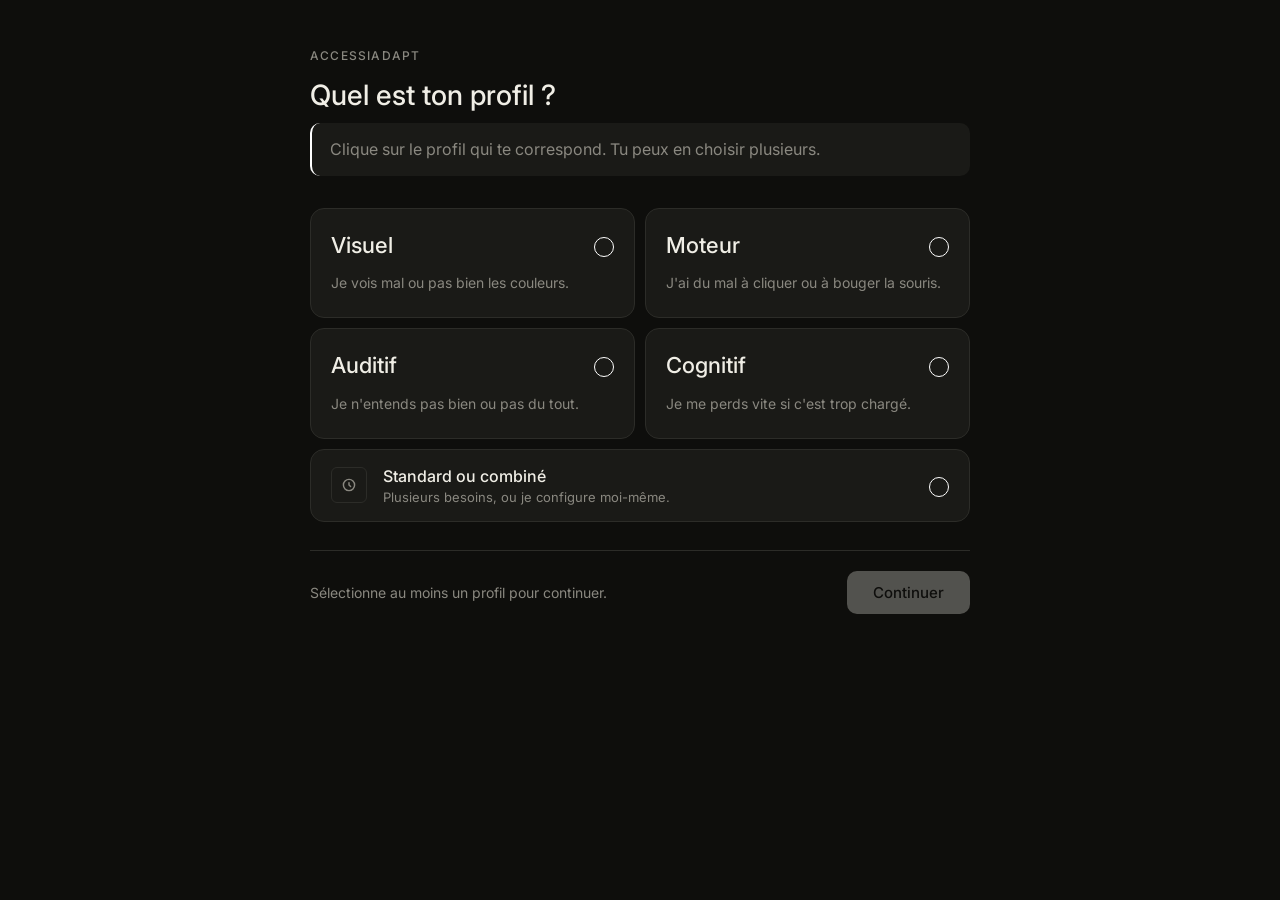
<file: maquettes/pages/index.html>
<!doctype html>
<html lang="fr">
  <head>
    <meta charset="UTF-8" />
    <meta name="viewport" content="width=device-width, initial-scale=1.0" />
    <link
      rel="icon"
      type="image/png"
      href="../../assets/logo/favicon.png"
      sizes="32x32"
    />
    <title>AccessiAdapt</title>
    <link rel="preconnect" href="https://fonts.googleapis.com" />
    <link
      href="https://fonts.googleapis.com/css2?family=Inter:wght@400;500&display=swap"
      rel="stylesheet"
    />
    <link rel="stylesheet" href="../styles/global.css" />
  </head>
  <body>
    <div class="container">
      <div id="screen-select" class="screen active">
        <div class="app-name">AccessiAdapt</div>
        <h1 class="page-title">Quel est ton profil&nbsp;?</h1>
        <p class="page-instr">
          Clique sur le profil qui te correspond. Tu peux en choisir plusieurs.
        </p>

        <div class="grid">
          <div
            class="card"
            id="card-v"
            role="checkbox"
            aria-checked="false"
            tabindex="0"
            onclick="toggleProfile('v')"
            onkeydown="
              if (event.key === 'Enter' || event.key === ' ')
                toggleProfile('v');
            "
          >
            <div class="card-top">
              <div class="card-name">Visuel</div>
              <div class="chk" aria-hidden="true">
                <svg viewBox="0 0 12 12">
                  <polyline points="1.5,6 5,9.5 10.5,2.5" />
                </svg>
              </div>
            </div>
            <p class="card-desc">Je vois mal ou pas bien les couleurs.</p>
          </div>

          <div
            class="card"
            id="card-m"
            role="checkbox"
            aria-checked="false"
            tabindex="0"
            onclick="toggleProfile('m')"
            onkeydown="
              if (event.key === 'Enter' || event.key === ' ')
                toggleProfile('m');
            "
          >
            <div class="card-top">
              <div class="card-name">Moteur</div>
              <div class="chk" aria-hidden="true">
                <svg viewBox="0 0 12 12">
                  <polyline points="1.5,6 5,9.5 10.5,2.5" />
                </svg>
              </div>
            </div>
            <p class="card-desc">
              J'ai du mal à cliquer ou à bouger la souris.
            </p>
          </div>

          <div
            class="card"
            id="card-a"
            role="checkbox"
            aria-checked="false"
            tabindex="0"
            onclick="toggleProfile('a')"
            onkeydown="
              if (event.key === 'Enter' || event.key === ' ')
                toggleProfile('a');
            "
          >
            <div class="card-top">
              <div class="card-name">Auditif</div>
              <div class="chk" aria-hidden="true">
                <svg viewBox="0 0 12 12">
                  <polyline points="1.5,6 5,9.5 10.5,2.5" />
                </svg>
              </div>
            </div>
            <p class="card-desc">Je n'entends pas bien ou pas du tout.</p>
          </div>

          <div
            class="card"
            id="card-c"
            role="checkbox"
            aria-checked="false"
            tabindex="0"
            onclick="toggleProfile('c')"
            onkeydown="
              if (event.key === 'Enter' || event.key === ' ')
                toggleProfile('c');
            "
          >
            <div class="card-top">
              <div class="card-name">Cognitif</div>
              <div class="chk" aria-hidden="true">
                <svg viewBox="0 0 12 12">
                  <polyline points="1.5,6 5,9.5 10.5,2.5" />
                </svg>
              </div>
            </div>
            <p class="card-desc">Je me perds vite si c'est trop chargé.</p>
          </div>
        </div>

        <div
          class="card-std"
          id="card-std"
          role="checkbox"
          aria-checked="false"
          tabindex="0"
          onclick="toggleStandard()"
          onkeydown="
            if (event.key === 'Enter' || event.key === ' ') toggleStandard();
          "
        >
          <div class="std-ico">
            <svg viewBox="0 0 20 20">
              <circle cx="10" cy="10" r="7" />
              <path d="M10 7v3l2 2" stroke-linecap="round" />
            </svg>
          </div>
          <div class="std-body">
            <div class="std-name">Standard ou combiné</div>
            <div class="std-sub">
              Plusieurs besoins, ou je configure moi-même.
            </div>
          </div>
          <div class="chk" aria-hidden="true">
            <svg viewBox="0 0 12 12">
              <polyline points="1.5,6 5,9.5 10.5,2.5" />
            </svg>
          </div>
        </div>

        <div class="footer">
          <p class="hint" id="hint">
            Sélectionne au moins un profil pour continuer.
          </p>
          <button
            class="btn btn-primary"
            id="btn-continue"
            disabled
            onclick="launchApp()"
          >
            Continuer
          </button>
        </div>
      </div>
    </div>
    <script src="../scripts/app.js"></script>
  </body>
</html>
</file>
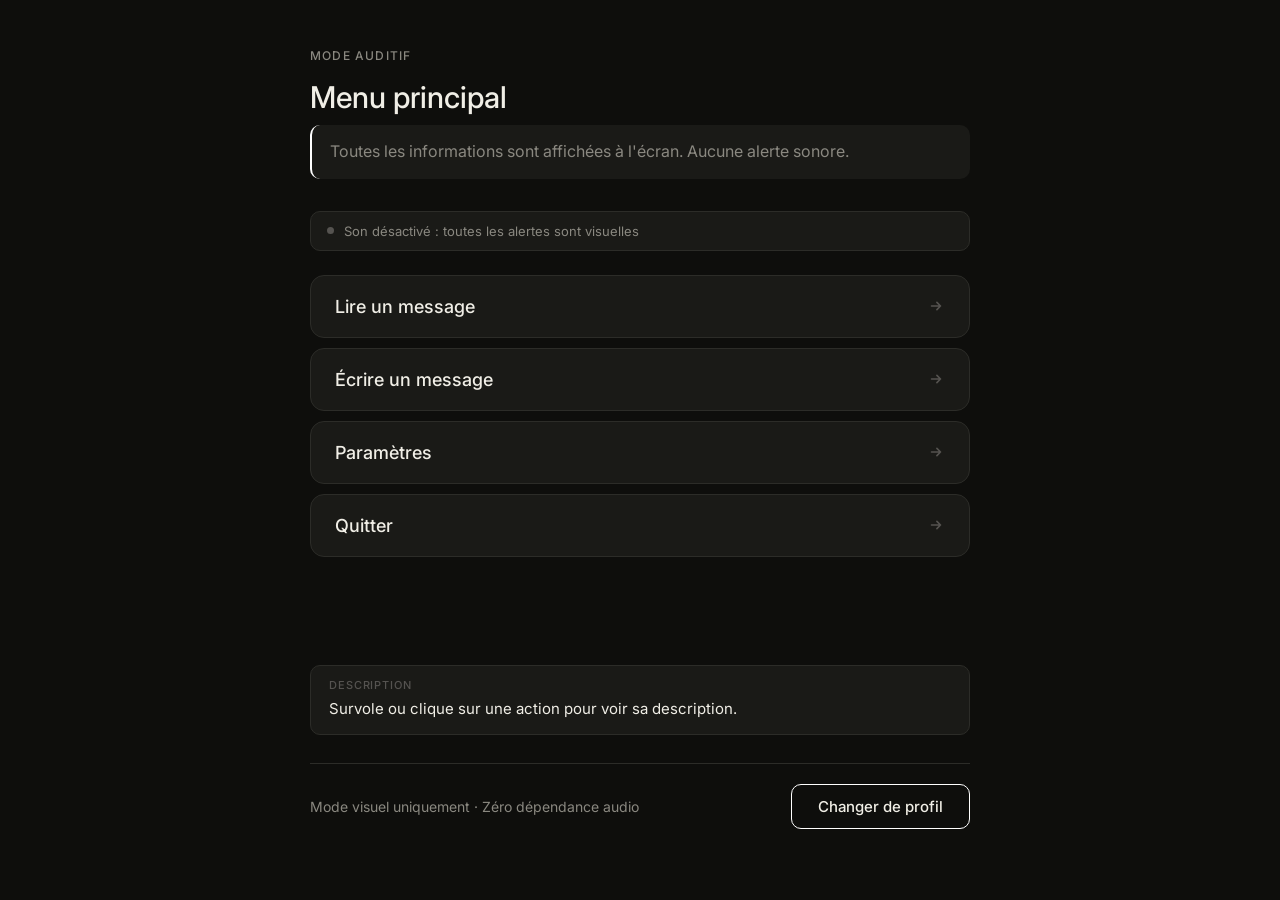
<file: maquettes/pages/mode_auditif.html>
<!doctype html>
<html lang="fr">
  <head>
    <meta charset="UTF-8" />
    <meta name="viewport" content="width=device-width, initial-scale=1.0" />
    <link
      rel="icon"
      type="image/png"
      href="../../assets/logo/favicon.png"
      sizes="32x32"
    />
    <title>Mode Auditif</title>
    <link rel="preconnect" href="https://fonts.googleapis.com" />
    <link
      href="https://fonts.googleapis.com/css2?family=Inter:wght@400;500&display=swap"
      rel="stylesheet"
    />
    <link rel="stylesheet" href="../styles/global.css" />
    <link rel="stylesheet" href="../styles/mode_auditif.css" />
  </head>
  <body>
    <div class="container">
      <div class="app-name">Mode Auditif</div>
      <h1 class="page-title">Menu principal</h1>
      <p class="page-instr">
        Toutes les informations sont affichées à l'écran. Aucune alerte sonore.
      </p>

      <!-- Statut audio désactivé (pour le moment) -->
      <div class="status-bar">
        <div class="status-dot off"></div>
        Son désactivé : toutes les alertes sont visuelles
      </div>
      <div class="action-list" id="action-list"></div>

      <div class="notif-zone">
        <div class="notif" id="notif">
          <div class="notif-icon">
            <svg viewBox="0 0 20 20">
              <polyline
                points="3,10 8,15 17,5"
                stroke-linecap="round"
                stroke-linejoin="round"
              />
            </svg>
          </div>
          <span id="notif-label"></span>
        </div>
      </div>

      <div class="subtitles-bar">
        <div class="subtitles-label">Description</div>
        <div class="subtitles-text" id="subtitles-text">
          Survole ou clique sur une action pour voir sa description.
        </div>
      </div>

      <div class="footer">
        <span class="hint">Mode visuel uniquement · Zéro dépendance audio</span>
        <a href="../pages/index.html">
          <button class="btn btn-secondary">Changer de profil</button>
        </a>
      </div>
    </div>
    <script src="../scripts/adapter.js"></script>
    <script src="../scripts/mode_auditif.js"></script>
  </body>
</html>
</file>
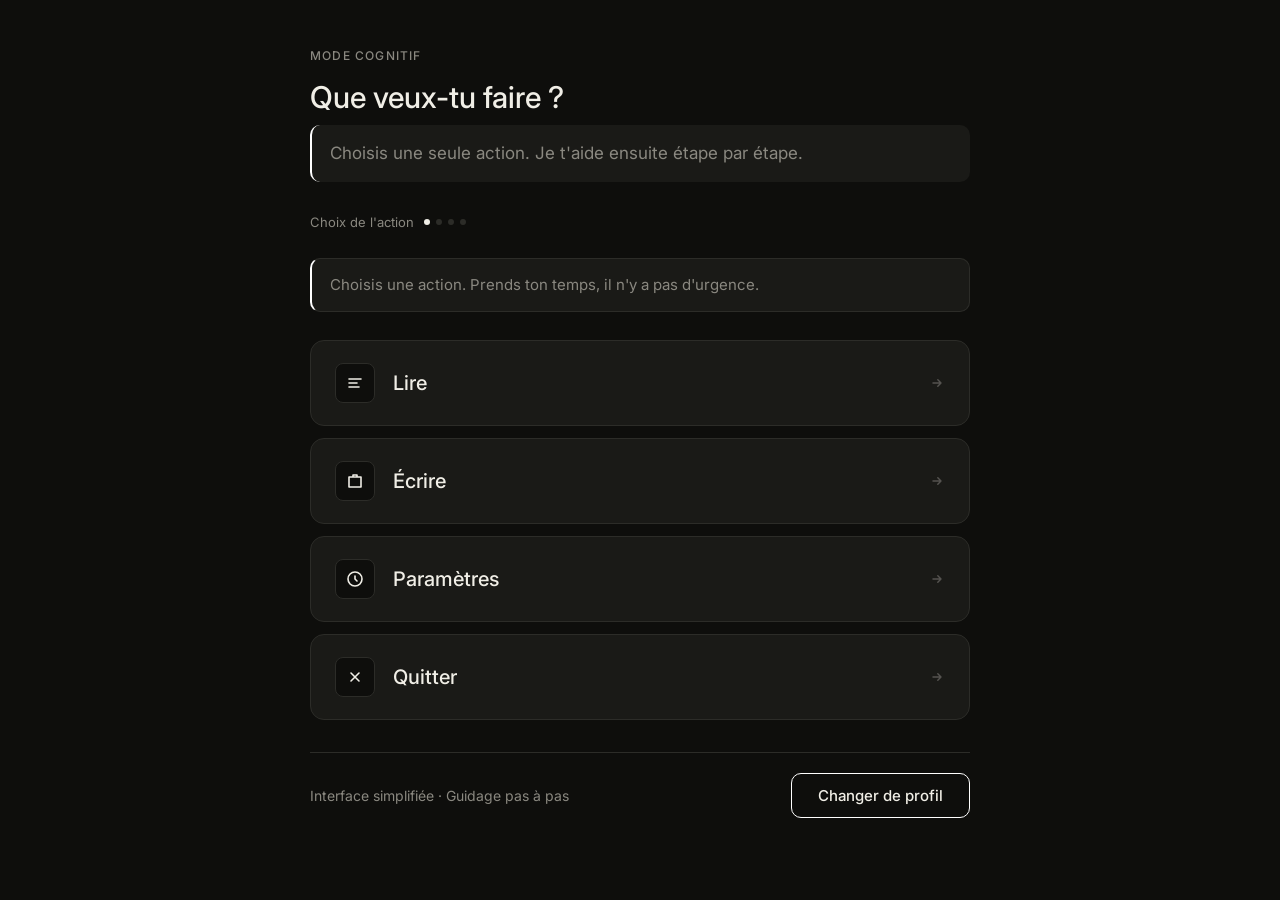
<file: maquettes/pages/mode_cognitif.html>
<!doctype html>
<html lang="fr">
  <head>
    <meta charset="UTF-8" />
    <meta name="viewport" content="width=device-width, initial-scale=1.0" />
    <link
      rel="icon"
      type="image/png"
      href="../../assets/logo/favicon.png"
      sizes="32x32"
    />
    <title>Mode Cognitif</title>
    <link rel="preconnect" href="https://fonts.googleapis.com" />
    <link
      href="https://fonts.googleapis.com/css2?family=Inter:wght@400;500&display=swap"
      rel="stylesheet"
    />
    <link rel="stylesheet" href="../styles/global.css" />
    <link rel="stylesheet" href="../styles/mode_cognitif.css" />
  </head>
  <body>
    <div class="container">
      <div class="app-name">Mode Cognitif</div>
      <h1 class="page-title">Que veux-tu faire&nbsp;?</h1>
      <p class="page-instr">
        Choisis une seule action. Je t'aide ensuite étape par étape.
      </p>

      <div class="step-bar">
        <span class="step-label" id="step-label">Choix de l'action</span>
        <div class="step-dots" id="step-dots"></div>
      </div>

      <div class="guide-box" id="guide-text"></div>

      <div class="action-list" id="action-list"></div>

      <div class="feedback" id="feedback"></div>

      <div class="footer">
        <span class="hint">Interface simplifiée · Guidage pas à pas</span>
        <a href="../pages/index.html">
          <button class="btn btn-secondary">Changer de profil</button>
        </a>
      </div>
    </div>
    <script src="../scripts/adapter.js"></script>
    <script src="../scripts/mode_cognitif.js"></script>
  </body>
</html>
</file>
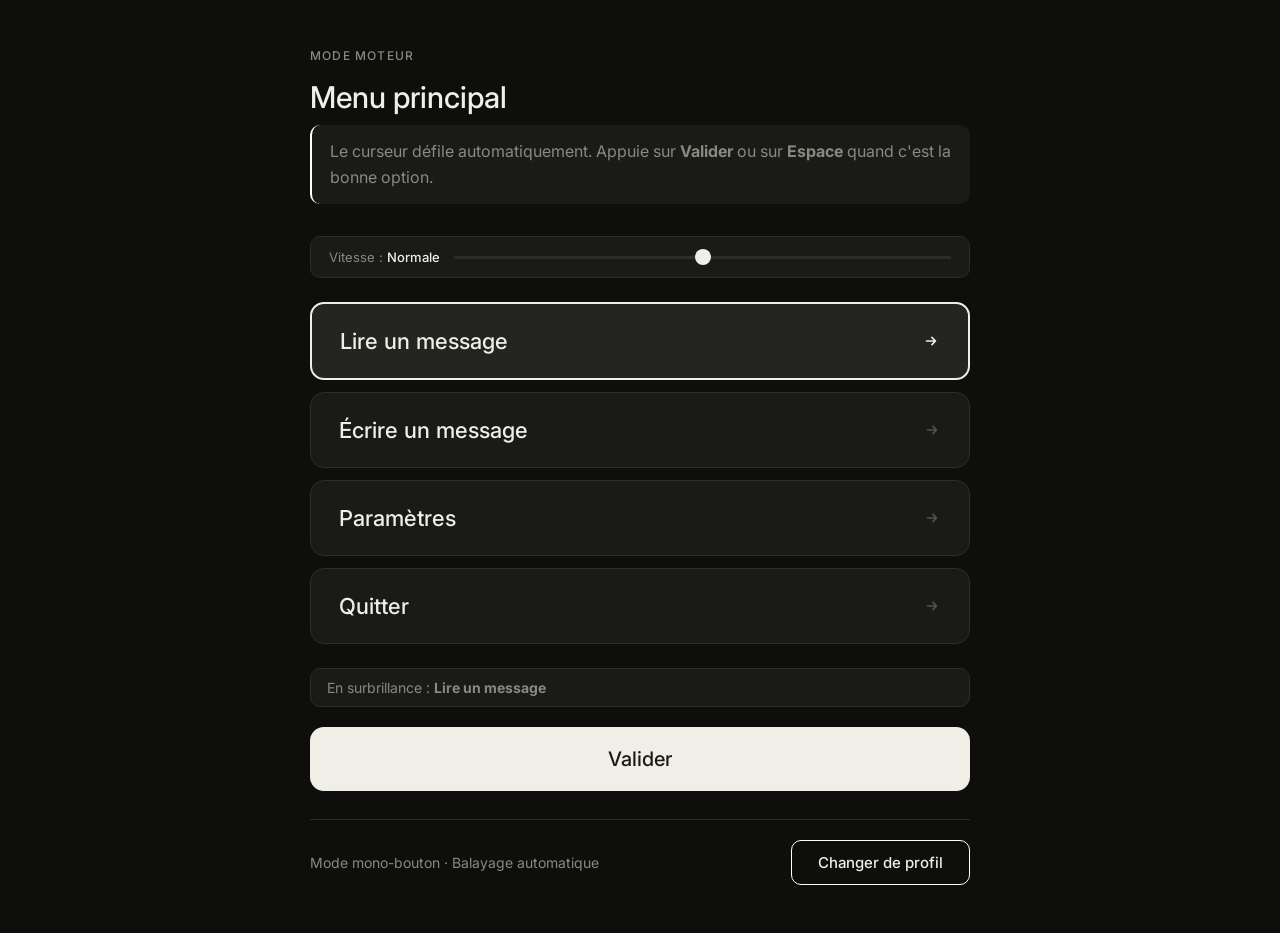
<file: maquettes/pages/mode_moteur.html>
<!doctype html>
<html lang="fr">
  <head>
    <meta charset="UTF-8" />
    <meta name="viewport" content="width=device-width, initial-scale=1.0" />
    <link
      rel="icon"
      type="image/png"
      href="../../assets/logo/favicon.png"
      sizes="32x32"
    />
    <title>Mode Moteur</title>
    <link rel="preconnect" href="https://fonts.googleapis.com" />
    <link
      href="https://fonts.googleapis.com/css2?family=Inter:wght@400;500&display=swap"
      rel="stylesheet"
    />
    <link rel="stylesheet" href="../styles/global.css" />
    <link rel="stylesheet" href="../styles/mode_moteur.css" />
  </head>
  <body>
    <div class="container">
      <div class="app-name">Mode Moteur</div>
      <h1 class="page-title">Menu principal</h1>
      <p class="page-instr">
        Le curseur défile automatiquement. Appuie sur
        <strong>Valider</strong> ou sur <strong>Espace</strong> quand c'est la
        bonne option.
      </p>

      <div class="speed-bar">
        <span class="speed-label"
          >Vitesse : <b id="speed-label">Normale</b></span
        >
        <input
          class="speed-input"
          id="speed-input"
          type="range"
          min="1"
          max="5"
          value="3"
        />
      </div>

      <div class="action-list" id="action-list"></div>

      <div
        class="focus-bar"
        style="
          margin-bottom: 20px;
          padding: 10px 16px;
          background: var(--surface);
          border: 0.5px solid var(--border);
          border-radius: var(--radius);
          font-size: 14px;
          color: var(--sub);
        "
      >
        En surbrillance : <b id="scan-label">—</b>
      </div>

      <div class="feedback" id="feedback"></div>

      <!-- Bouton de validation (seul bouton nécessaire) -->
      <div class="validate-wrap">
        <button class="btn-validate" onclick="validate()">Valider</button>
      </div>

      <div class="footer">
        <span class="hint">Mode mono-bouton · Balayage automatique</span>
        <a href="../pages/index.html">
          <button class="btn btn-secondary">Changer de profil</button>
        </a>
      </div>
    </div>
    <script src="../scripts/adapter.js"></script>
    <script src="../scripts/mode_moteur.js"></script>
  </body>
</html>
</file>
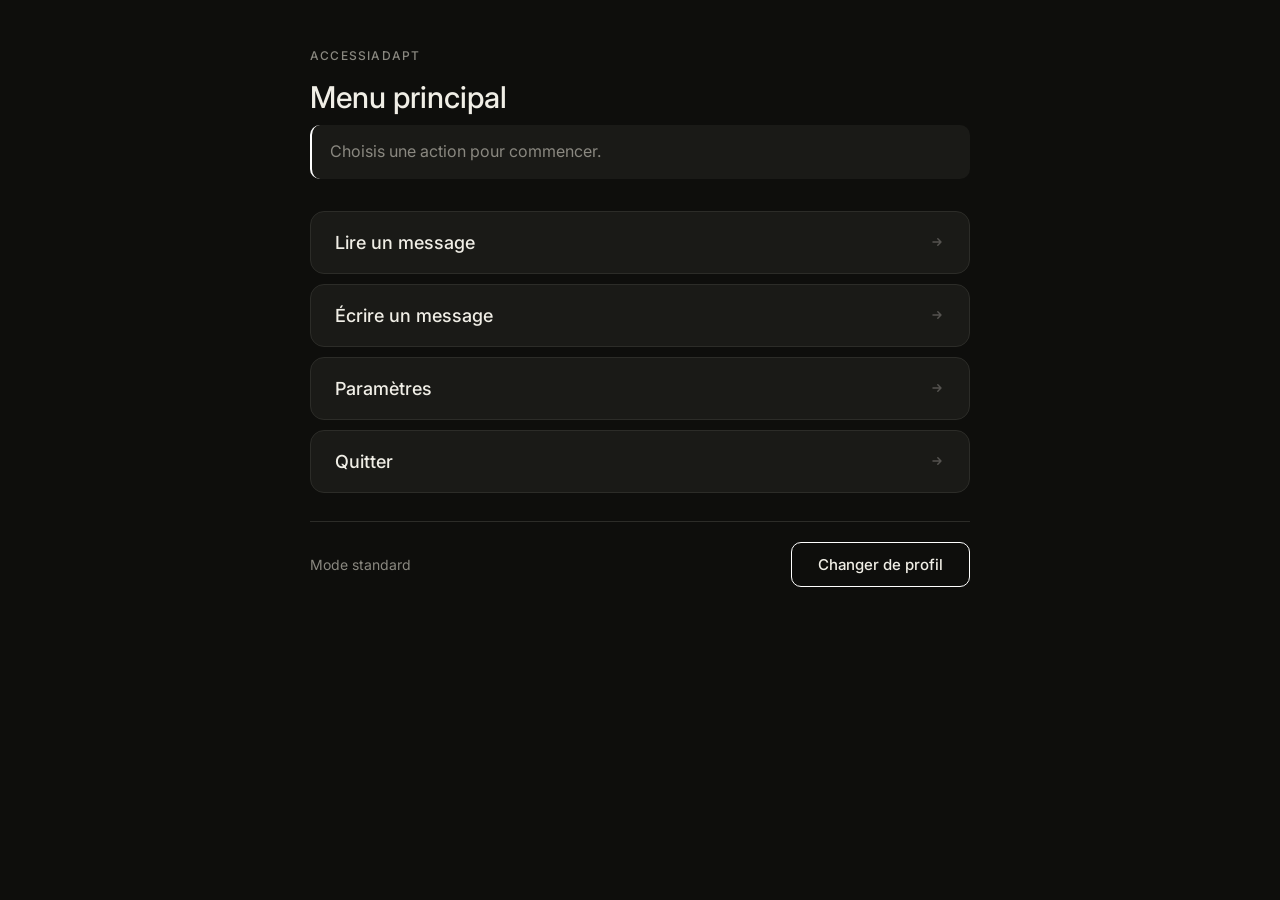
<file: maquettes/pages/mode_standard.html>
<!doctype html>
<html lang="fr">
  <head>
    <meta charset="UTF-8" />
    <meta name="viewport" content="width=device-width, initial-scale=1.0" />
    <title>Mode Standard</title>
    <link
      rel="icon"
      type="image/png"
      href="../../assets/logo/favicon.png"
      sizes="32x32"
    />
    <link rel="preconnect" href="https://fonts.googleapis.com" />
    <link
      href="https://fonts.googleapis.com/css2?family=Inter:wght@400;500&display=swap"
      rel="stylesheet"
    />
    <link rel="stylesheet" href="../styles/global.css" />
    <link rel="stylesheet" href="../styles/mode_standard.css" />
  </head>
  <body>
    <div class="container">
      <div class="app-name">AccessiAdapt</div>
      <h1 class="page-title">Menu principal</h1>
      <p class="page-instr">Choisis une action pour commencer.</p>

      <div class="action-list" id="action-list"></div>

      <div class="feedback" id="feedback"></div>

      <div class="footer">
        <span class="hint">Mode standard</span>
        <a href="../pages/index.html">
          <button class="btn btn-secondary">Changer de profil</button>
        </a>
      </div>
    </div>
    <script src="../scripts/adapter.js"></script>
    <script src="../scripts/mode_standard.js"></script>
  </body>
</html>
</file>
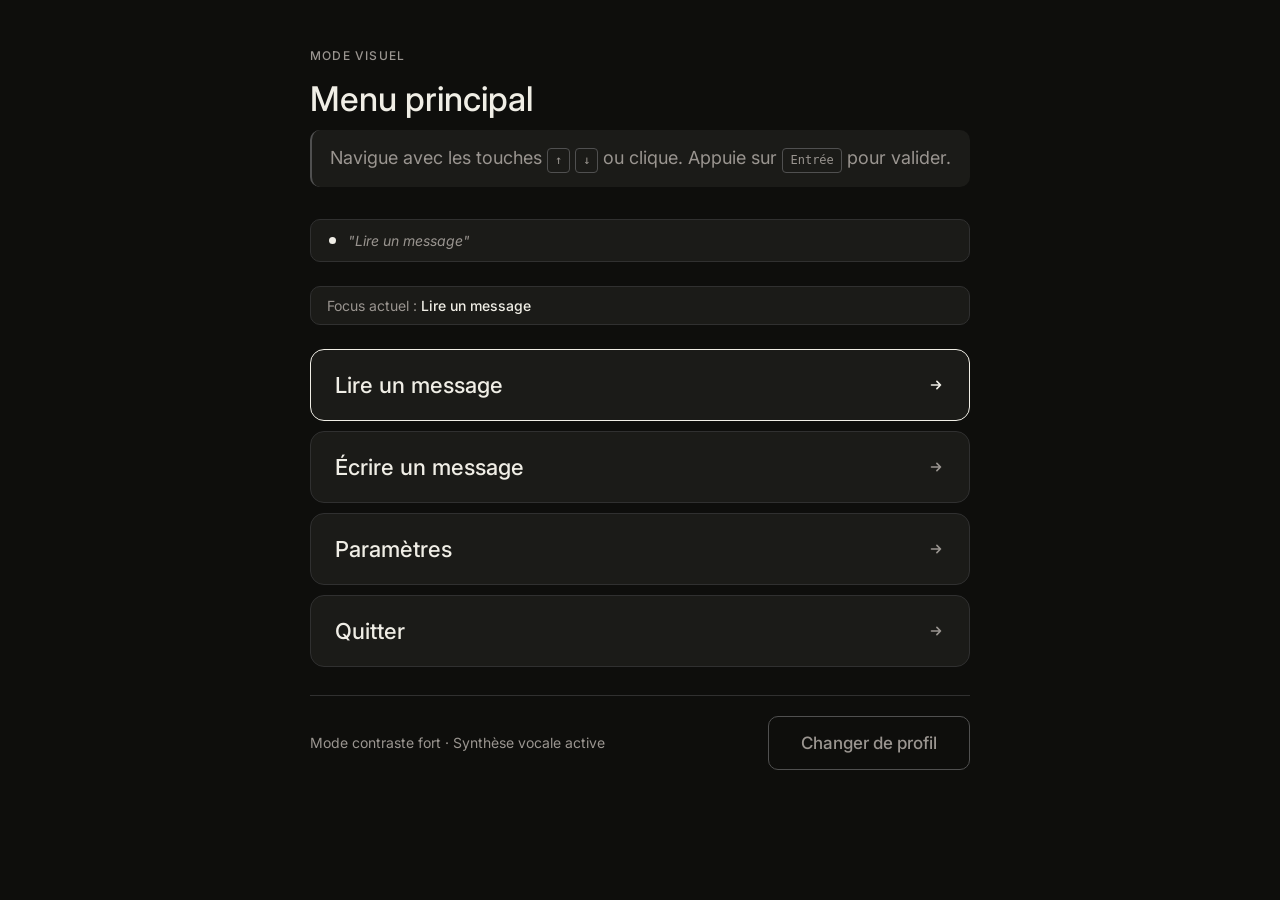
<file: maquettes/pages/mode_visuel.html>
<!doctype html>
<html lang="fr">
  <head>
    <meta charset="UTF-8" />
    <meta name="viewport" content="width=device-width, initial-scale=1.0" />
    <link
      rel="icon"
      type="image/png"
      href="../../assets/logo/favicon.png"
      sizes="32x32"
    />
    <title>Mode Visuel</title>
    <link rel="preconnect" href="https://fonts.googleapis.com" />
    <link
      href="https://fonts.googleapis.com/css2?family=Inter:wght@400;500&display=swap"
      rel="stylesheet"
    />
    <link rel="stylesheet" href="../styles/global.css" />
    <link rel="stylesheet" href="../styles/mode_visuel.css" />
  </head>
  <body>
    <div class="container">
      <div class="app-name">Mode Visuel</div>
      <h1 class="page-title">Menu principal</h1>
      <p class="page-instr">
        Navigue avec les touches <span class="kbd">↑</span>
        <span class="kbd">↓</span> ou clique. Appuie sur
        <span class="kbd">Entrée</span> pour valider.
      </p>

      <div class="tts-bar">
        <div class="tts-dot"></div>
        <div class="tts-text" id="tts-text">"Chargement..."</div>
      </div>

      <div class="focus-bar">Focus actuel : <b id="focus-label">—</b></div>

      <div class="action-list" id="action-list"></div>

      <div
        id="feedback"
        style="
          display: none;
          padding: 14px 18px;
          background: var(--surface);
          border: 0.5px solid var(--border);
          border-radius: var(--radius);
          font-size: 16px;
          color: var(--text);
          margin-bottom: 24px;
        "
      ></div>

      <div class="footer">
        <span class="hint">Mode contraste fort · Synthèse vocale active</span>
        <a href="../pages/index.html">
          <button class="btn btn-secondary">Changer de profil</button>
        </a>
      </div>
    </div>
    <script src="../scripts/adapter.js"></script>
    <script src="../scripts/mode_visuel.js"></script>
  </body>
</html>
</file>
<file: maquettes/styles/global.css>
*,
*::before,
*::after {
  box-sizing: border-box;
  margin: 0;
  padding: 0;
}

/*mode sombre par défaut*/
:root {
  --bg: #0e0e0c;
  --surface: #1a1a17;
  --border: #2c2c28;
  --border-h: #fff;
  --text: #f0eee6;
  --sub: #8a8880;
  --muted: #555350;
  --on-bg: #242420;
  --radius: 10px;
  --radius-lg: 14px;
  --font: "Inter", system-ui, sans-serif;
}

body {
  font-family: var(--font);
  background: var(--bg);
  color: var(--text);
  min-height: 100vh;
  display: flex;
  align-items: flex-start;
  justify-content: center;
  padding: 48px 20px;
}

.container {
  width: 100%;
  max-width: 660px;
}

.app-name {
  font-size: 12px;
  font-weight: 500;
  letter-spacing: 0.1em;
  text-transform: uppercase;
  color: var(--sub);
  margin-bottom: 16px;
}

.page-title {
  font-size: 28px;
  font-weight: 500;
  color: var(--text);
  line-height: 1.2;
  margin-bottom: 10px;
}

.page-instr {
  font-size: 16px;
  color: var(--sub);
  line-height: 1.6;
  margin-bottom: 32px;
  padding: 14px 18px;
  background: var(--surface);
  border-radius: var(--radius);
  border-left: 2px solid var(--border-h);
}

.grid {
  display: grid;
  grid-template-columns: 1fr 1fr;
  gap: 10px;
  margin-bottom: 10px;
}


.card {
  background: var(--surface);
  border: 0.5px solid var(--border);
  border-radius: var(--radius-lg);
  padding: 24px 20px;
  cursor: pointer;
  display: flex;
  flex-direction: column;
  gap: 14px;
  transition: border-color 0.15s;
  outline: none;
  user-select: none;
}

.card:hover {
  border-color: var(--border-h);
}
.card:focus-visible {
  box-shadow: 0 0 0 2px var(--text);
}

.card.on {
  border: 1.5px solid var(--text);
  background: var(--on-bg);
}

.card-top {
  display: flex;
  align-items: flex-start;
  justify-content: space-between;
  gap: 10px;
}

.card-name {
  font-size: 22px;
  font-weight: 500;
  color: var(--text);
  line-height: 1.15;
}

.card-desc {
  font-size: 14px;
  color: var(--sub);
  line-height: 1.5;
}


.chk {
  width: 20px;
  height: 20px;
  border-radius: 50%;
  border: 1px solid var(--border-h);
  flex-shrink: 0;
  margin-top: 4px;
  display: flex;
  align-items: center;
  justify-content: center;
  transition:
    background 0.15s,
    border-color 0.15s;
}

.chk svg {
  width: 9px;
  height: 9px;
  stroke: transparent;
  stroke-width: 2.5;
  fill: none;
}

.on .chk {
  background: var(--text);
  border-color: var(--text);
}
.on .chk svg {
  stroke: var(--bg);
}


.card-std {
  background: var(--surface);
  border: 0.5px solid var(--border);
  border-radius: var(--radius-lg);
  padding: 16px 20px;
  cursor: pointer;
  display: flex;
  align-items: center;
  gap: 16px;
  transition: border-color 0.15s;
  margin-bottom: 28px;
  outline: none;
  user-select: none;
}

.card-std:hover {
  border-color: var(--border-h);
}
.card-std.on {
  border: 1.5px solid var(--text);
  background: var(--on-bg);
}
.card-std:focus-visible {
  box-shadow: 0 0 0 2px var(--text);
}

.std-ico {
  width: 36px;
  height: 36px;
  border-radius: 6px;
  border: 0.5px solid var(--border);
  display: flex;
  align-items: center;
  justify-content: center;
  flex-shrink: 0;
  transition:
    background 0.15s,
    border-color 0.15s;
}

.std-ico svg {
  width: 16px;
  height: 16px;
  stroke: var(--sub);
  stroke-width: 1.8;
  fill: none;
}

.card-std.on .std-ico {
  background: var(--text);
  border-color: var(--text);
}
.card-std.on .std-ico svg {
  stroke: var(--bg);
}

.std-body {
  flex: 1;
}
.std-name {
  font-size: 16px;
  font-weight: 500;
  color: var(--text);
}
.std-sub {
  font-size: 13px;
  color: var(--sub);
  margin-top: 3px;
}


.footer {
  display: flex;
  align-items: center;
  justify-content: space-between;
  gap: 16px;
  padding-top: 20px;
  border-top: 1px solid var(--border);
}

.hint {
  font-size: 14px;
  color: var(--sub);
  flex: 1;
  line-height: 1.5;
}
.hint b {
  font-weight: 500;
  color: var(--text);
}


.btn {
  padding: 12px 26px;
  border-radius: var(--radius);
  font-family: var(--font);
  font-size: 15px;
  font-weight: 500;
  cursor: pointer;
  white-space: nowrap;
  transition:
    opacity 0.15s,
    background 0.15s;
  border: none;
}

.btn-primary {
  background: var(--text);
  color: var(--bg);
}
.btn-primary:not(:disabled):hover {
  opacity: 0.85;
}
.btn-primary:disabled {
  opacity: 0.3;
  cursor: not-allowed;
}

.btn-secondary {
  background: transparent;
  border: 0.5px solid var(--border-h);
  color: var(--text);
}
.btn-secondary:hover {
  background: var(--surface);
}


.sep {
  height: 1px;
  background: var(--border);
  margin: 28px 0;
}


.screen {
  display: none;
}
.screen.active {
  display: block;
}


.cf-top {
  display: flex;
  align-items: center;
  gap: 16px;
  margin-bottom: 20px;
}

.cf-circle {
  width: 44px;
  height: 44px;
  border-radius: 50%;
  background: var(--text);
  display: flex;
  align-items: center;
  justify-content: center;
  flex-shrink: 0;
}

.cf-circle svg {
  width: 18px;
  height: 18px;
  stroke: var(--bg);
  stroke-width: 2.5;
  fill: none;
}

.cf-title {
  font-size: 22px;
  font-weight: 500;
  color: var(--text);
}
.cf-sub {
  font-size: 14px;
  color: var(--sub);
  margin-top: 5px;
  line-height: 1.5;
}

.recap-label {
  font-size: 11px;
  font-weight: 500;
  letter-spacing: 0.08em;
  text-transform: uppercase;
  color: var(--muted);
  margin-bottom: 12px;
}

.recap-list {
  display: flex;
  flex-direction: column;
  gap: 8px;
  margin-bottom: 28px;
}

.recap-row {
  display: flex;
  align-items: center;
  gap: 14px;
  padding: 14px 18px;
  background: var(--surface);
  border: 0.5px solid var(--border);
  border-radius: var(--radius);
}

.recap-bar {
  width: 3px;
  height: 30px;
  border-radius: 2px;
  background: var(--text);
  flex-shrink: 0;
}
.recap-name {
  font-size: 15px;
  font-weight: 500;
  color: var(--text);
}
.recap-adapt {
  font-size: 13px;
  color: var(--sub);
  margin-top: 3px;
}

.actions {
  display: flex;
  flex-direction: column;
  gap: 8px;
  max-width: 400px;
}


@media (max-width: 520px) {
  .grid {
    grid-template-columns: 1fr;
  }
  .footer {
    flex-direction: column;
    align-items: stretch;
  }
  .btn {
    text-align: center;
  }
}
</file>
<file: maquettes/styles/mode_auditif.css>
.page-title {
  font-size: 30px;
}
.page-instr {
  font-size: 16px;
}

.status-bar {
  display: flex;
  align-items: center;
  gap: 10px;
  padding: 11px 16px;
  background: var(--surface);
  border: 0.5px solid var(--border);
  border-radius: var(--radius);
  margin-bottom: 24px;
  font-size: 13px;
  color: var(--sub);
}

.status-dot {
  width: 7px;
  height: 7px;
  border-radius: 50%;
  background: var(--text);
  flex-shrink: 0;
}

.status-dot.off {
  background: var(--muted);
}

.action-list {
  display: flex;
  flex-direction: column;
  gap: 10px;
  margin-bottom: 28px;
}

.action-item {
  display: flex;
  align-items: center;
  justify-content: space-between;
  padding: 20px 24px;
  background: var(--surface);
  border: 0.5px solid var(--border);
  border-radius: var(--radius-lg);
  cursor: pointer;
  transition:
    border-color 0.15s,
    background 0.15s;
  outline: none;
}

.action-item:hover {
  border-color: var(--border-h);
}
.action-item:focus-visible {
  box-shadow: 0 0 0 2px var(--text);
}
.action-item:active {
  background: #f0eee9;
}

.action-label {
  font-size: 18px;
  font-weight: 500;
  color: var(--text);
}

.action-arrow {
  width: 18px;
  height: 18px;
  stroke: var(--muted);
  stroke-width: 1.8;
  fill: none;
  flex-shrink: 0;
}

.notif-zone {
  min-height: 56px;
  margin-bottom: 24px;
}

.notif {
  display: none;
  align-items: center;
  gap: 12px;
  padding: 14px 18px;
  border-radius: var(--radius);
  border: 0.5px solid var(--border);
  background: var(--surface);
  font-size: 15px;
  color: var(--text);
  font-weight: 500;
}

.notif.visible {
  display: flex;
}

.notif-icon {
  width: 32px;
  height: 32px;
  border-radius: 6px;
  background: var(--text);
  display: flex;
  align-items: center;
  justify-content: center;
  flex-shrink: 0;
}

.notif-icon svg {
  width: 16px;
  height: 16px;
  stroke: var(--surface);
  stroke-width: 2;
  fill: none;
}

.subtitles-bar {
  padding: 12px 18px;
  background: var(--surface);
  border: 0.5px solid var(--border);
  border-radius: var(--radius);
  margin-bottom: 28px;
}

.subtitles-label {
  font-size: 11px;
  font-weight: 500;
  letter-spacing: 0.08em;
  text-transform: uppercase;
  color: var(--muted);
  margin-bottom: 6px;
}

.subtitles-text {
  font-size: 15px;
  color: var(--text);
  line-height: 1.5;
  min-height: 24px;
}

.footer {
  border-top-color: var(--border);
}
</file>
<file: maquettes/styles/mode_cognitif.css>
.page-title {
  font-size: 30px;
}

.page-instr {
  font-size: 17px;
  line-height: 1.7;
}

.action-list {
  display: flex;
  flex-direction: column;
  gap: 12px;
  margin-bottom: 32px;
}

.action-item {
  display: flex;
  align-items: center;
  gap: 18px;
  padding: 22px 24px;
  background: var(--surface);
  border: 0.5px solid var(--border);
  border-radius: var(--radius-lg);
  cursor: pointer;
  transition:
    border-color 0.15s,
    background 0.15s;
  outline: none;
  text-decoration: none;
}

.action-item:hover {
  border-color: var(--border-h);
  background: var(--on-bg);
}
.action-item:focus-visible {
  box-shadow: 0 0 0 2px var(--text);
}
.action-item:active {
  background: var(--on-bg);
  border: 0.5px solid var(--text);
}

.action-pic {
  width: 40px;
  height: 40px;
  border-radius: 8px;
  background: var(--bg);
  border: 0.5px solid var(--border);
  display: flex;
  align-items: center;
  justify-content: center;
  flex-shrink: 0;
}

.action-pic svg {
  width: 20px;
  height: 20px;
  stroke: var(--text);
  stroke-width: 1.6;
  fill: none;
}

.action-label {
  font-size: 20px;
  font-weight: 500;
  color: var(--text);
  flex: 1;
}

.action-arrow {
  width: 16px;
  height: 16px;
  stroke: var(--muted);
  stroke-width: 1.8;
  fill: none;
  flex-shrink: 0;
}

.step-bar {
  display: flex;
  align-items: center;
  gap: 10px;
  margin-bottom: 28px;
}

.step-label {
  font-size: 13px;
  color: var(--sub);
  white-space: nowrap;
}

.step-dots {
  display: flex;
  gap: 6px;
}

.step-dot {
  width: 6px;
  height: 6px;
  border-radius: 50%;
  background: var(--border);
}

.step-dot.active {
  background: var(--text);
}

.guide-box {
  padding: 14px 18px;
  background: var(--surface);
  border: 0.5px solid var(--border);
  border-left: 2px solid var(--border-h);
  border-radius: var(--radius);
  margin-bottom: 28px;
  font-size: 15px;
  color: var(--sub);
  line-height: 1.6;
}

.feedback {
  display: none;
  padding: 16px 20px;
  background: var(--surface);
  border: 0.5px solid var(--border);
  border-radius: var(--radius);
  font-size: 17px;
  font-weight: 500;
  color: var(--text);
  margin-bottom: 24px;
  text-align: center;
}

.footer {
  border-top-color: var(--border);
}
</file>
<file: maquettes/styles/mode_moteur.css>
.page-title {
  font-size: 30px;
}
.page-instr {
  font-size: 16px;
}

.large-text .page-title {
  font-size: 38px;
}
.large-text .action-label {
  font-size: 28px;
}
.large-text .page-instr {
  font-size: 20px;
}

body.high-contrast {
  --bg: #000000;
  --text: #ffffff;
  --surface: #111111;
  --border: #444444;
}

.speed-bar {
  display: flex;
  align-items: center;
  gap: 14px;
  padding: 12px 18px;
  background: var(--surface);
  border: 0.5px solid var(--border);
  border-radius: var(--radius);
  margin-bottom: 24px;
}

.speed-label {
  font-size: 13px;
  color: var(--sub);
  white-space: nowrap;
}

.speed-label b {
  color: var(--text);
  font-weight: 500;
}

.speed-input {
  flex: 1;
  appearance: none;
  height: 3px;
  background: var(--border);
  border-radius: 2px;
  outline: none;
  cursor: pointer;
}

.speed-input::-webkit-slider-thumb {
  appearance: none;
  width: 16px;
  height: 16px;
  border-radius: 50%;
  background: var(--text);
  cursor: pointer;
}

.action-list {
  display: flex;
  flex-direction: column;
  gap: 12px;
  margin-bottom: 24px;
}

.action-item {
  display: flex;
  align-items: center;
  justify-content: space-between;
  padding: 24px 28px;
  background: var(--surface);
  border: 1px solid var(--border);
  border-radius: var(--radius-lg);
  cursor: pointer;
  transition:
    border-color 0.15s,
    background 0.15s;
  outline: none;
}

.action-item:focus-visible {
  box-shadow: 0 0 0 2px var(--text);
}

.action-item.scanning {
  background: var(--on-bg);
  border: 2px solid var(--text);
}

.action-label {
  font-size: 22px;
  font-weight: 500;
  color: var(--text);
}

.action-arrow {
  width: 18px;
  height: 18px;
  stroke: var(--muted);
  stroke-width: 1.8;
  fill: none;
  flex-shrink: 0;
}

.action-item.scanning .action-arrow {
  stroke: var(--text);
}

.validate-wrap {
  display: flex;
  justify-content: center;
  margin-bottom: 28px;
}

.btn-validate {
  padding: 20px 56px;
  background: var(--text);
  color: var(--surface);
  border: none;
  border-radius: var(--radius-lg);
  font-family: var(--font);
  font-size: 20px;
  font-weight: 500;
  cursor: pointer;
  transition: opacity 0.15s;
  width: 100%;
}

.btn-validate:hover {
  opacity: 0.85;
}
.btn-validate:active {
  opacity: 0.7;
}

.feedback {
  display: none;
  padding: 14px 18px;
  background: var(--surface);
  border: 0.5px solid var(--border);
  border-radius: var(--radius);
  font-size: 16px;
  color: var(--text);
  margin-bottom: 24px;
  text-align: center;
}

.footer {
  border-top-color: var(--border);
}
</file>
<file: maquettes/styles/mode_standard.css>
.page-title {
  font-size: 30px;
}

.action-list {
  display: flex;
  flex-direction: column;
  gap: 10px;
  margin-bottom: 28px;
}

.action-item {
  display: flex;
  align-items: center;
  justify-content: space-between;
  padding: 20px 24px;
  background: var(--surface);
  border: 0.5px solid var(--border);
  border-radius: var(--radius-lg);
  cursor: pointer;
  transition:
    border-color 0.15s,
    background 0.15s;
  outline: none;
  text-decoration: none;
}

.action-item:hover {
  border-color: var(--border-h);
}
.action-item:focus-visible {
  box-shadow: 0 0 0 2px var(--text);
}
.action-item:active {
  background: var(--on-bg);
}

.action-label {
  font-size: 18px;
  font-weight: 500;
  color: var(--text);
}

.action-arrow {
  width: 16px;
  height: 16px;
  stroke: var(--muted);
  stroke-width: 1.8;
  fill: none;
  flex-shrink: 0;
}

.action-item:hover .action-arrow {
  stroke: var(--sub);
}

.feedback {
  display: none;
  padding: 14px 18px;
  background: var(--surface);
  border: 0.5px solid var(--border);
  border-radius: var(--radius);
  font-size: 15px;
  color: var(--text);
  margin-bottom: 24px;
}
</file>
<file: maquettes/styles/mode_visuel.css>
:root {
  --bg: #0e0e0c;
  --surface: #1b1b18;
  --border: #303030;
  --border-h: #505050;
  --text: #f0eee6;
  --sub: #9a9590;
  --muted: #606060;
}

body {
  padding: 48px 24px;
}

.page-title {
  font-size: 34px;
}
.page-instr {
  font-size: 18px;
  border-left-color: var(--border-h);
}

.tts-bar {
  display: flex;
  align-items: center;
  gap: 12px;
  padding: 12px 18px;
  background: var(--surface);
  border: 0.5px solid var(--border);
  border-radius: var(--radius);
  margin-bottom: 24px;
}

.tts-dot {
  width: 7px;
  height: 7px;
  border-radius: 50%;
  background: var(--text);
  flex-shrink: 0;
  animation: blink 1.4s ease-in-out infinite;
}

@keyframes blink {
  0%,
  100% {
    opacity: 1;
  }
  50% {
    opacity: 0.25;
  }
}

.tts-text {
  font-size: 14px;
  color: var(--sub);
  font-style: italic;
}

.focus-bar {
  padding: 10px 16px;
  background: var(--surface);
  border: 0.5px solid var(--border);
  border-radius: var(--radius);
  font-size: 14px;
  color: var(--sub);
  margin-bottom: 24px;
}

.focus-bar b {
  color: var(--text);
  font-weight: 500;
}

.action-list {
  display: flex;
  flex-direction: column;
  gap: 10px;
  margin-bottom: 28px;
}

.action-item {
  display: flex;
  align-items: center;
  justify-content: space-between;
  padding: 22px 24px;
  background: var(--surface);
  border: 0.5px solid var(--border);
  border-radius: var(--radius-lg);
  cursor: pointer;
  transition: border-color 0.15s;
  outline: none;
}

.action-item:hover {
  border-color: var(--border-h);
}
.action-item.focused {
  border: 1.5px solid var(--text);
}
.action-item:focus-visible {
  box-shadow: 0 0 0 2px var(--text);
}

.action-label {
  font-size: 22px;
  font-weight: 500;
  color: var(--text);
}

.action-arrow {
  width: 18px;
  height: 18px;
  stroke: var(--sub);
  stroke-width: 1.8;
  fill: none;
  flex-shrink: 0;
}

.action-item.focused .action-arrow {
  stroke: var(--text);
}

.nav-hint {
  font-size: 13px;
  color: var(--muted);
  margin-bottom: 28px;
}

.kbd {
  display: inline-block;
  padding: 2px 7px;
  background: var(--surface);
  border: 0.5px solid var(--border-h);
  border-radius: 4px;
  font-size: 12px;
  color: var(--sub);
  font-family: monospace;
}

.footer {
  border-top-color: var(--border);
}
.btn {
  font-size: 17px;
  padding: 16px 32px;
}

.btn-secondary {
  border-color: var(--border-h);
  color: var(--sub);
}
</file>
